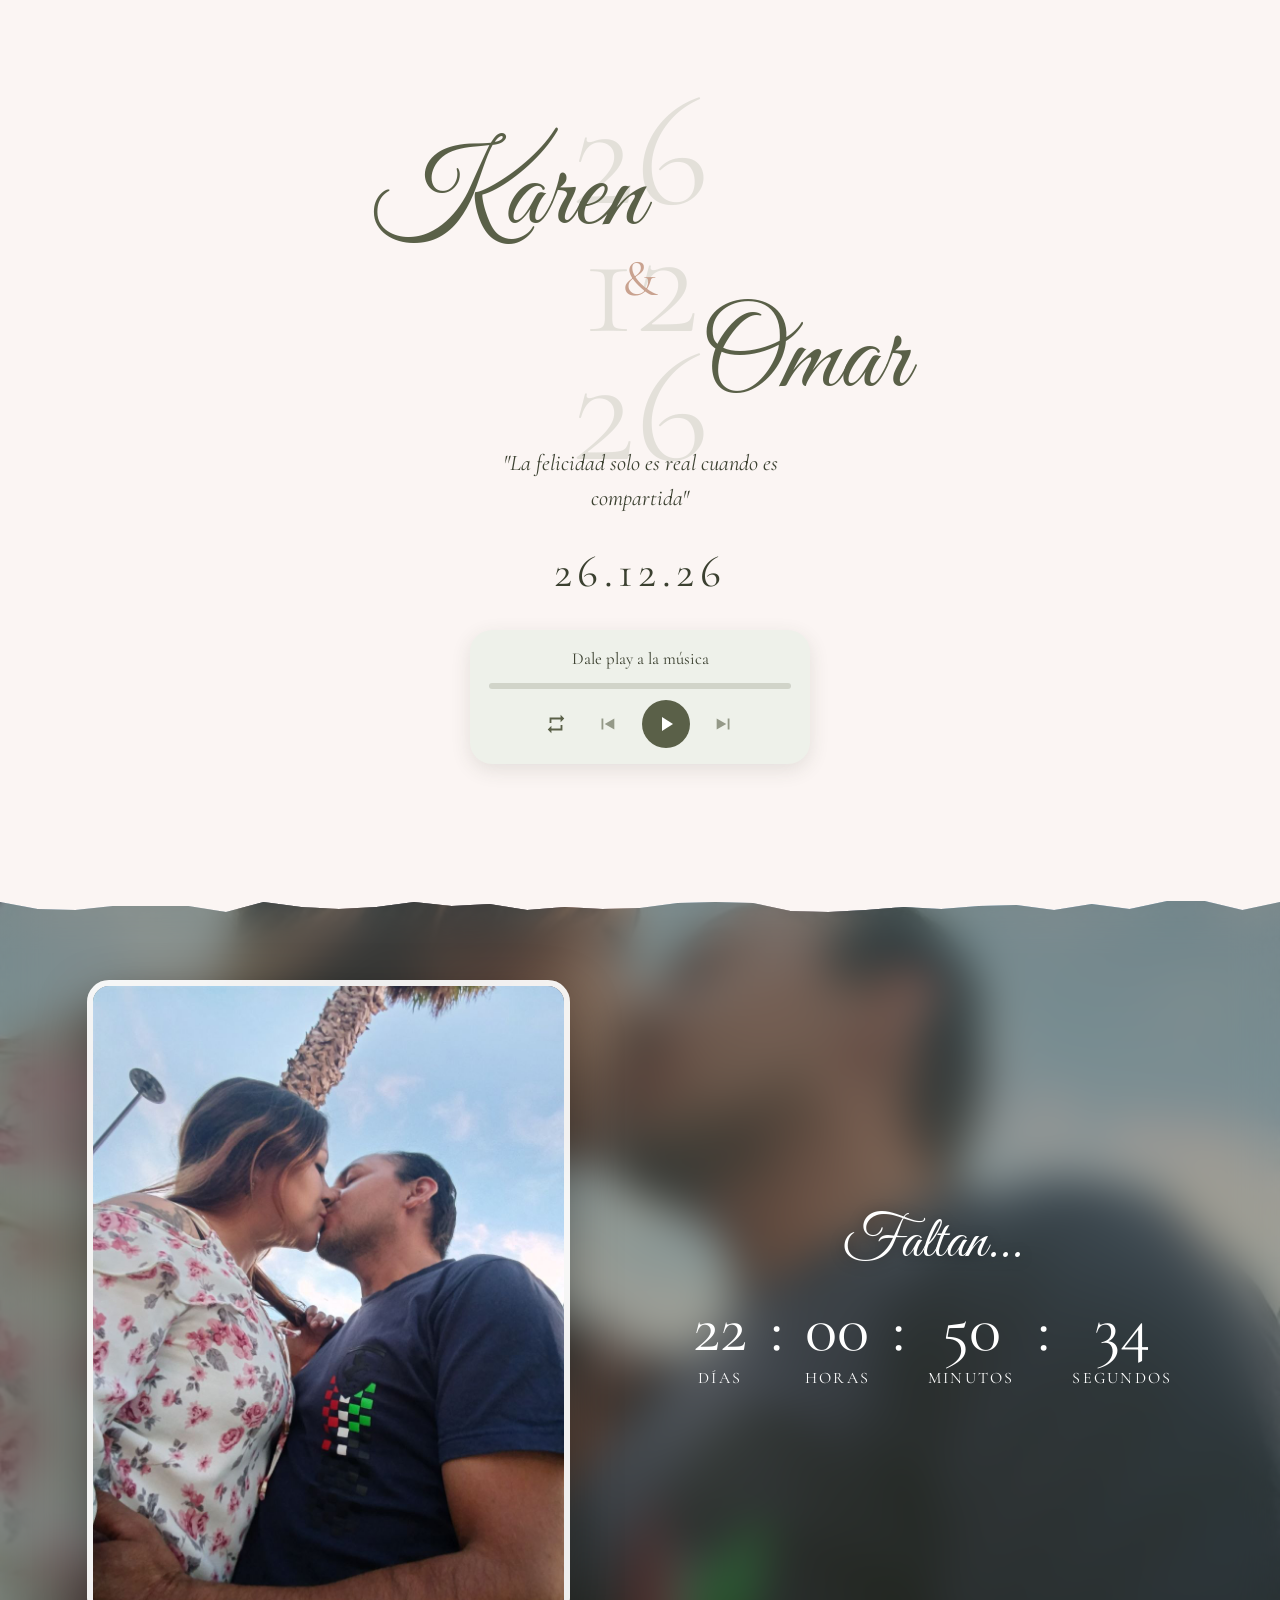
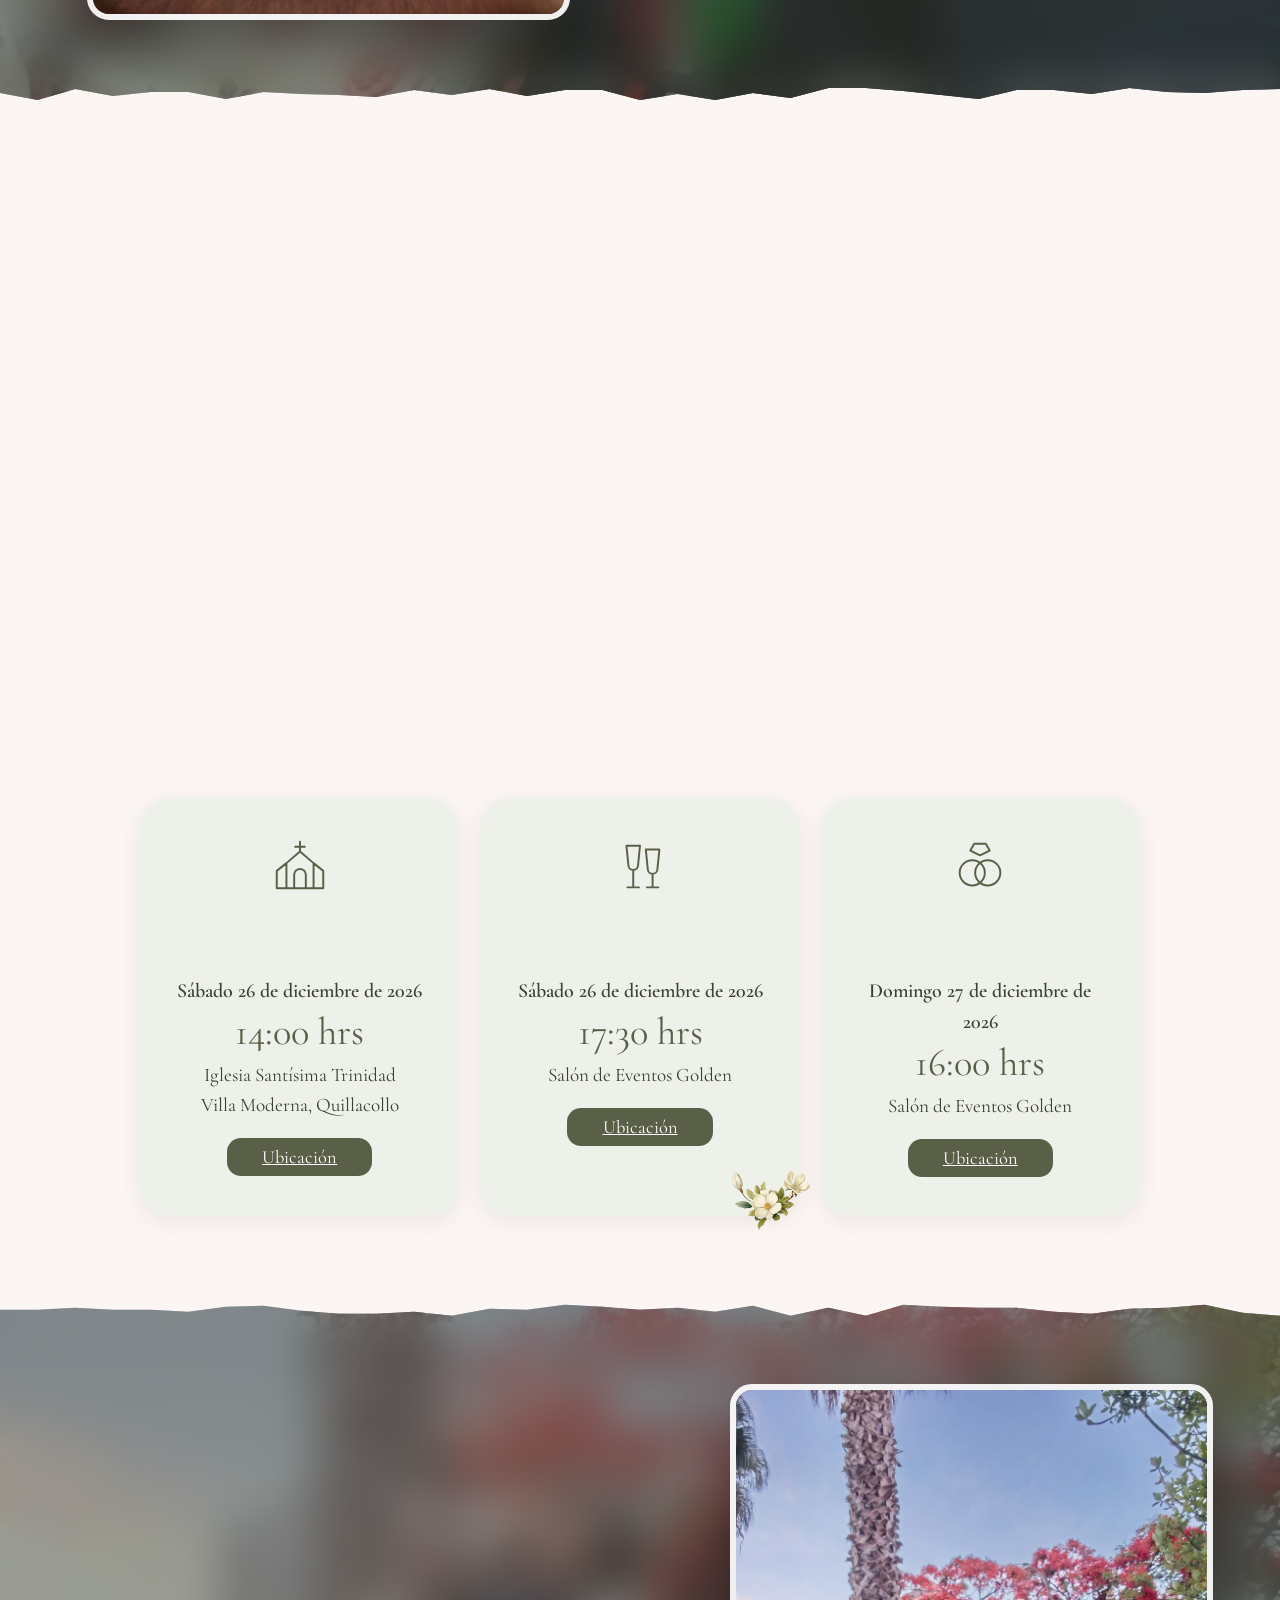
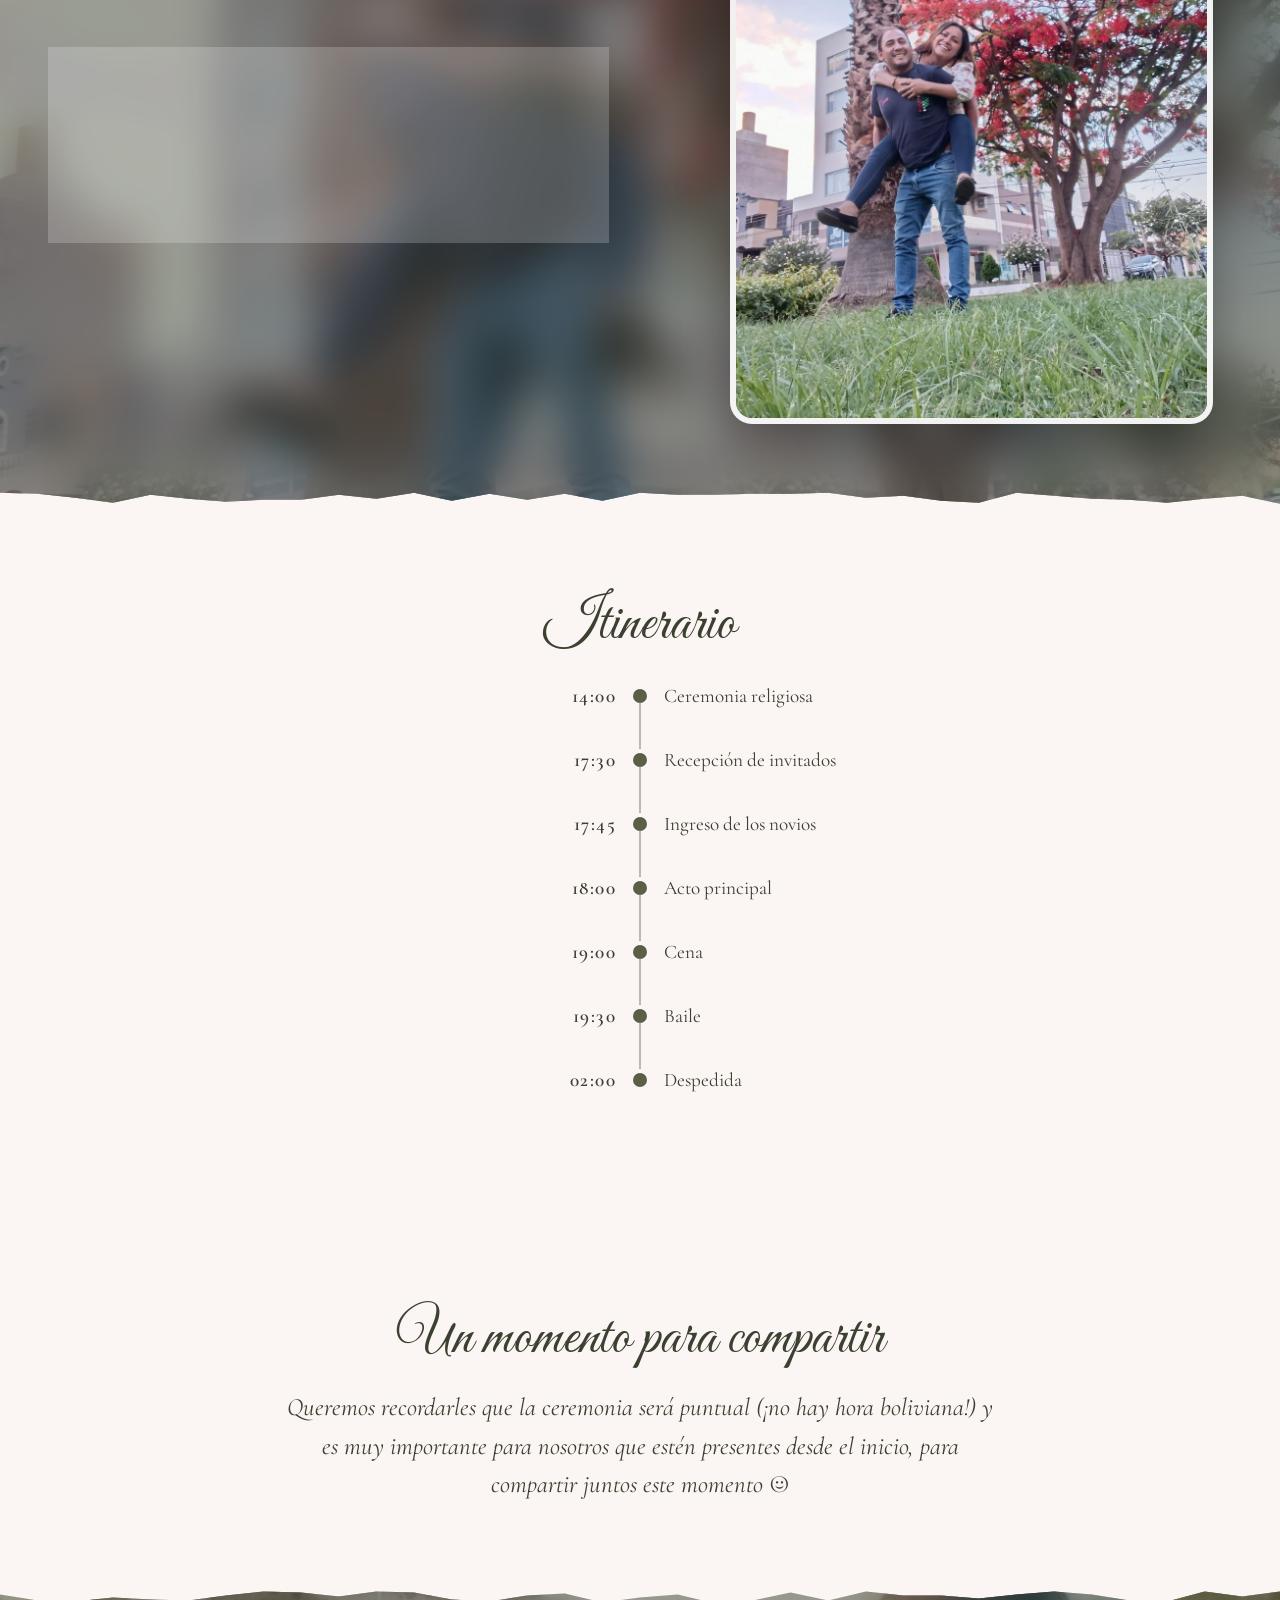
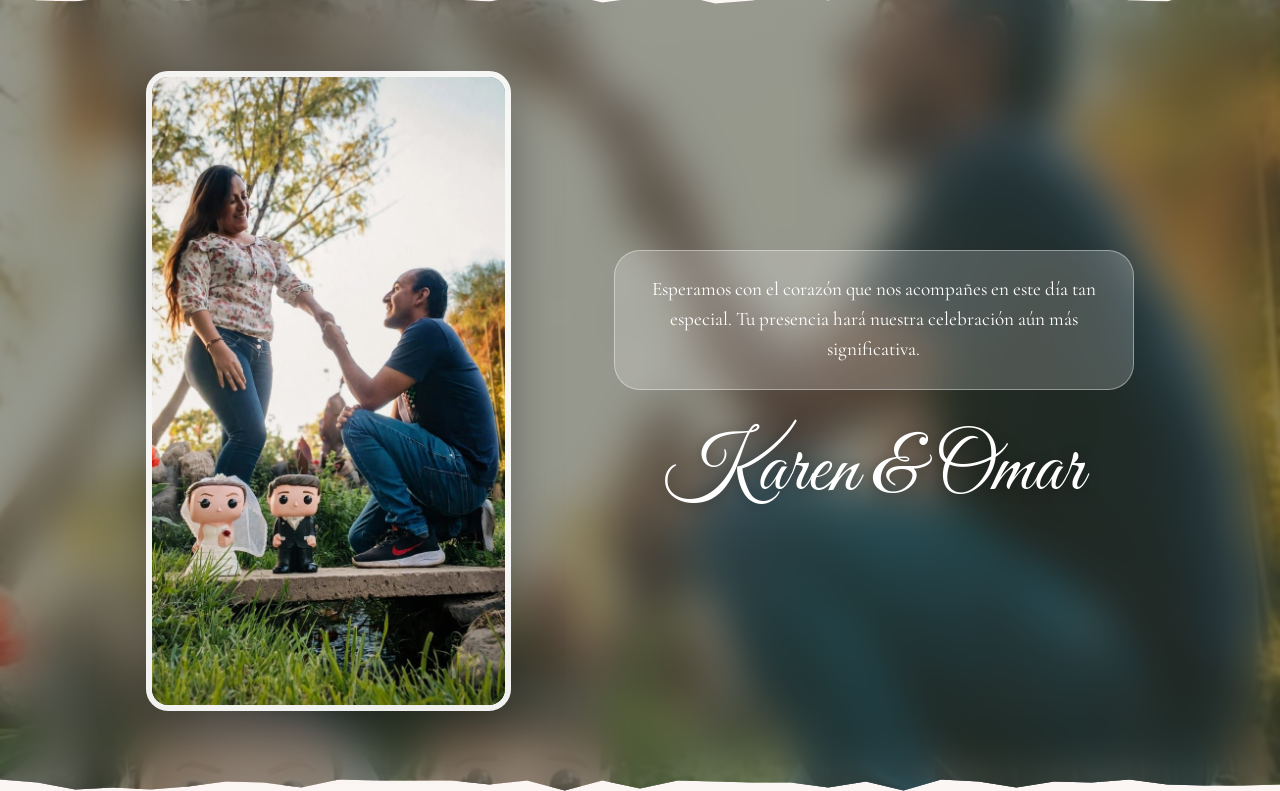
<file: index.html>
<!DOCTYPE html>
<html lang="es">
<head>
<meta charset="UTF-8">
<meta name="viewport" content="width=device-width, initial-scale=1">
<title>Karen & Omar</title>
<script src="config.js"></script>
<script>location.replace((MOSTRAR_NUEVA ? "nueva" : "antigua") + "/index.html" + location.hash);</script>
</head>
<body>
<noscript><a href="nueva/index.html">Invitación nueva</a> · <a href="antigua/index.html">Invitación antigua</a></noscript>
</body>
</html>
</file>
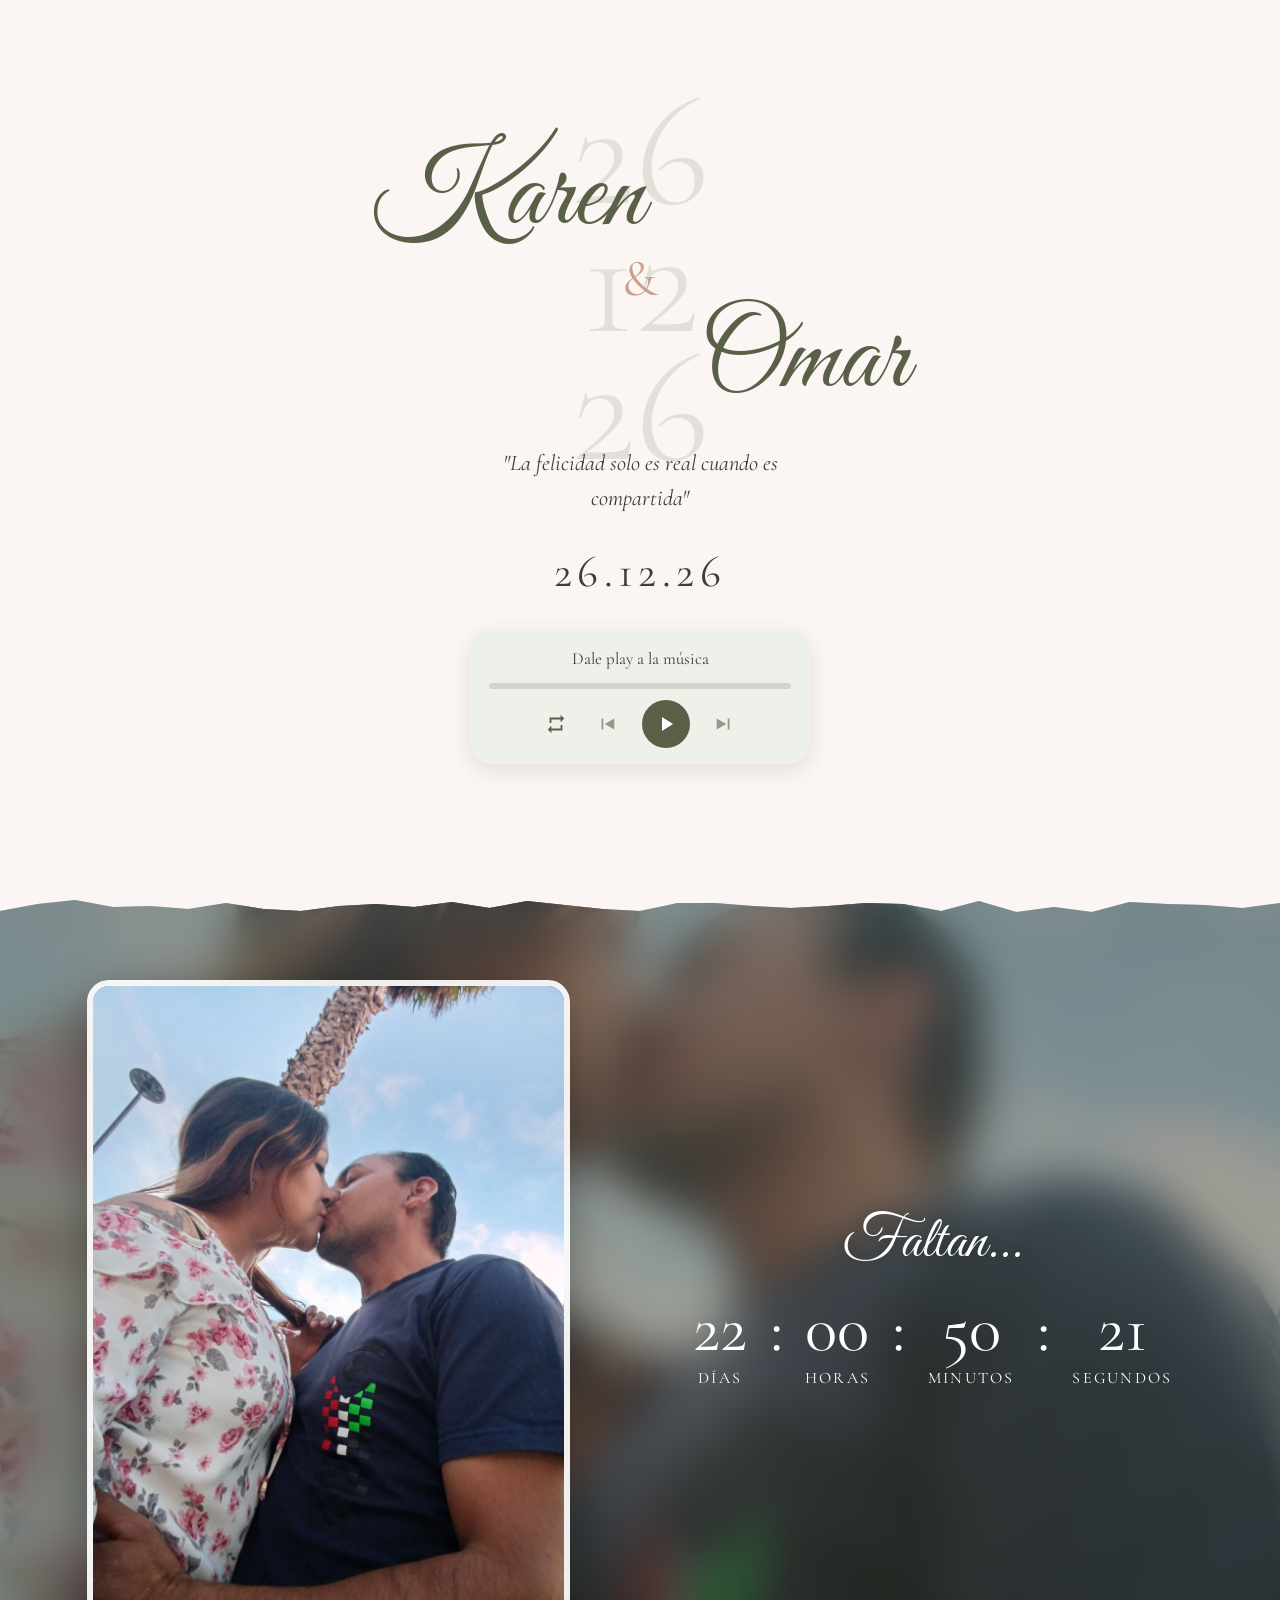
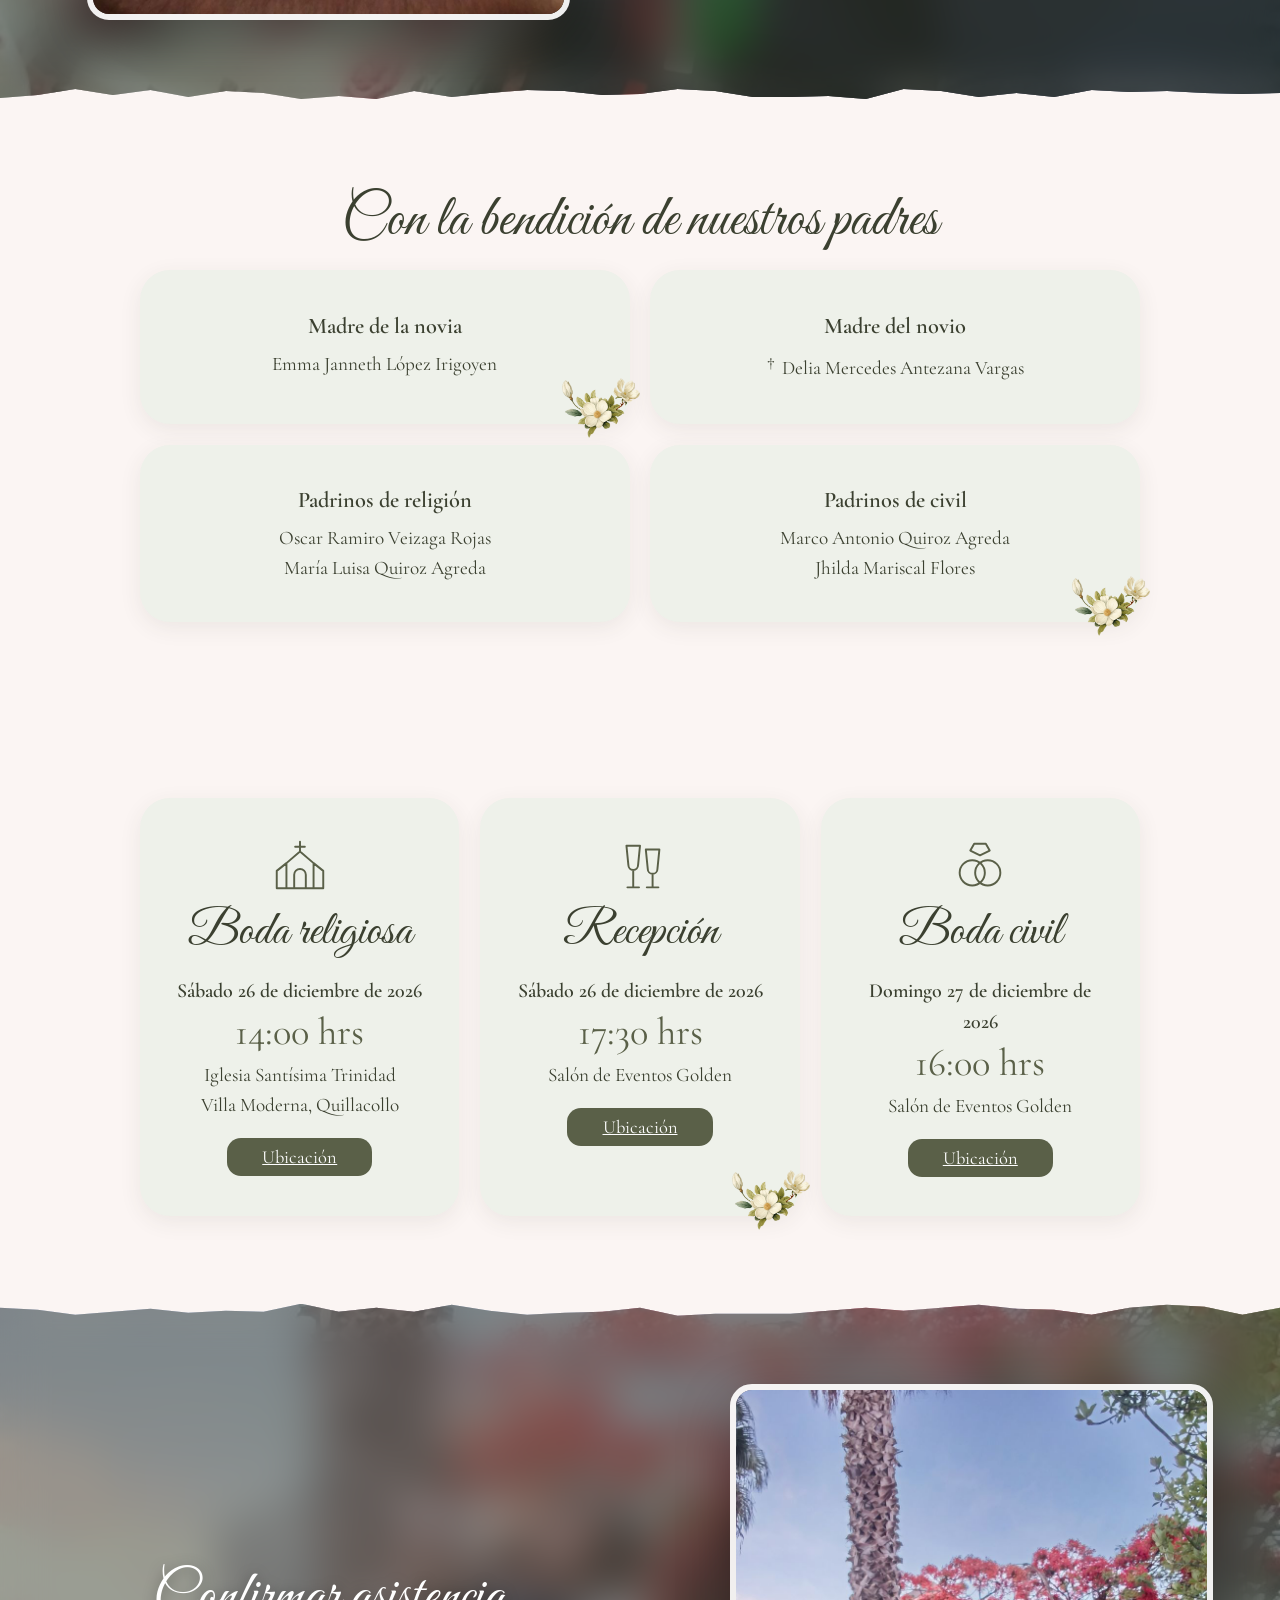
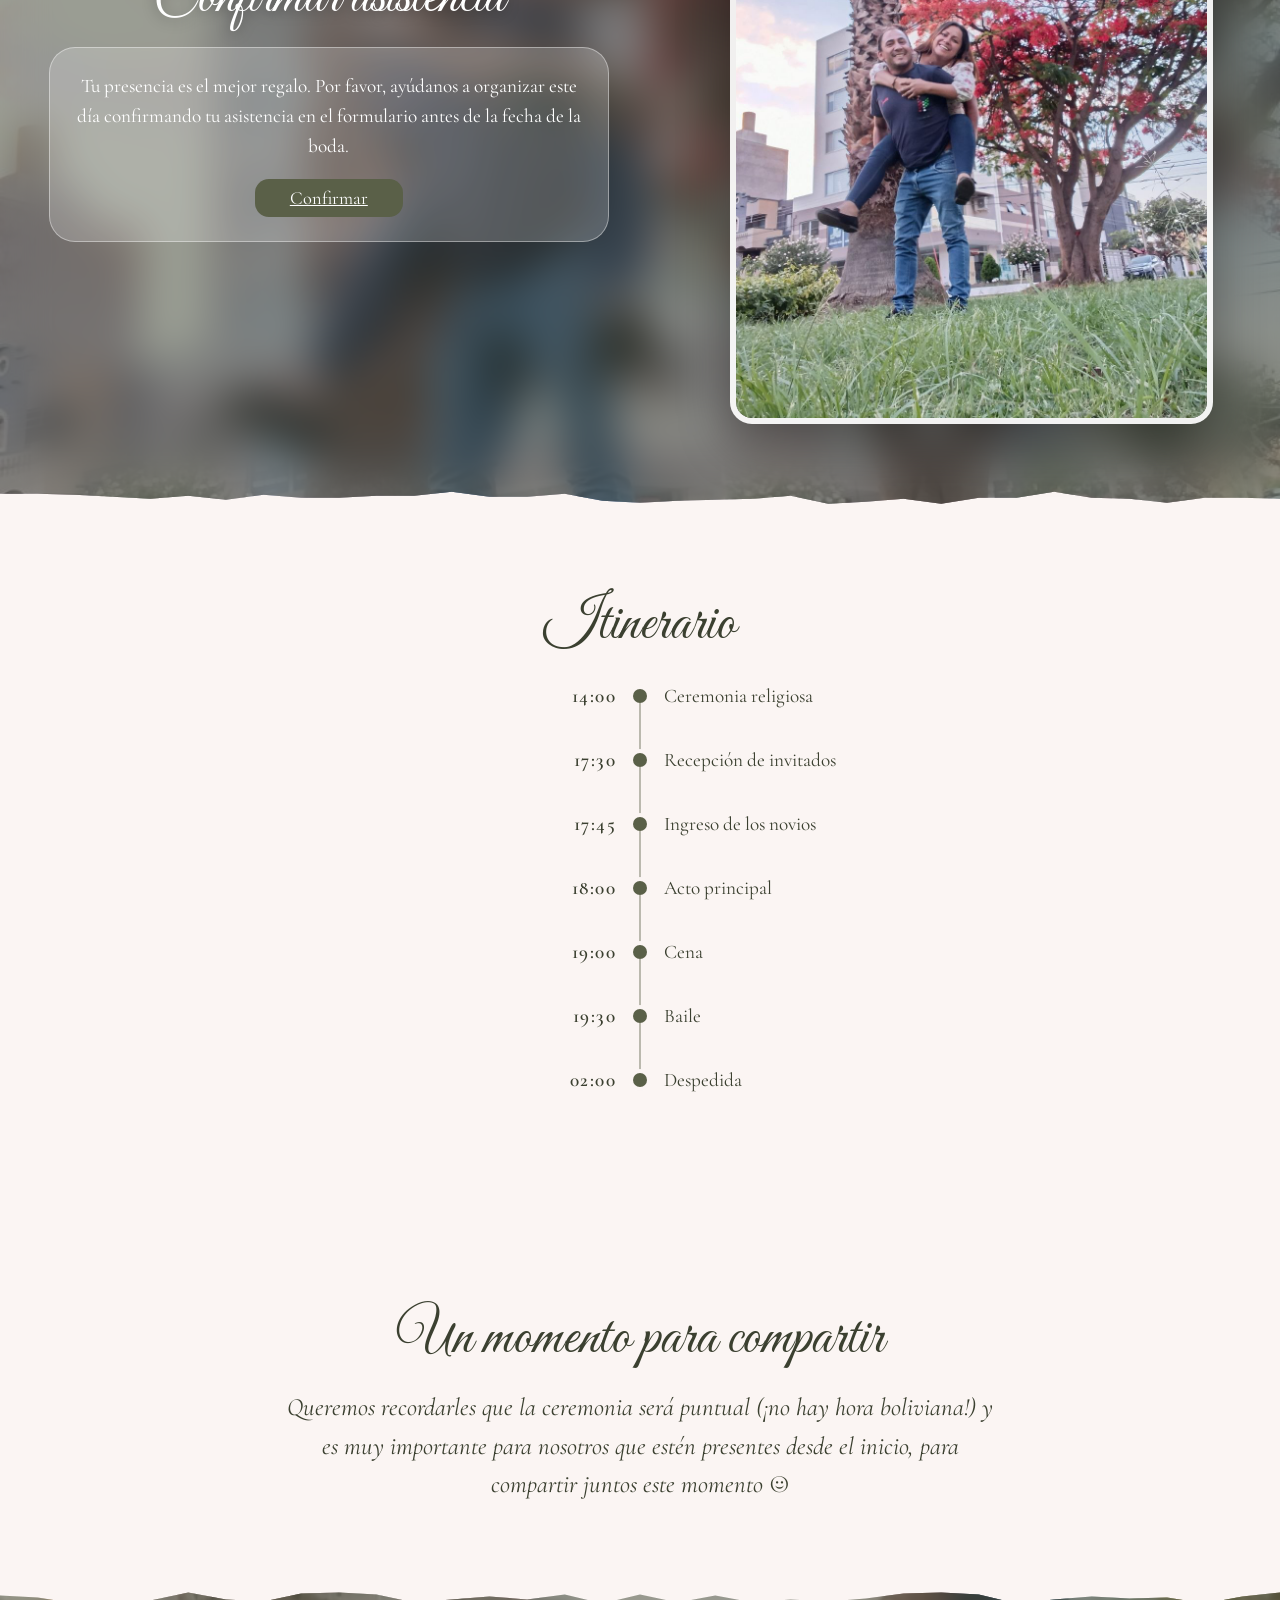
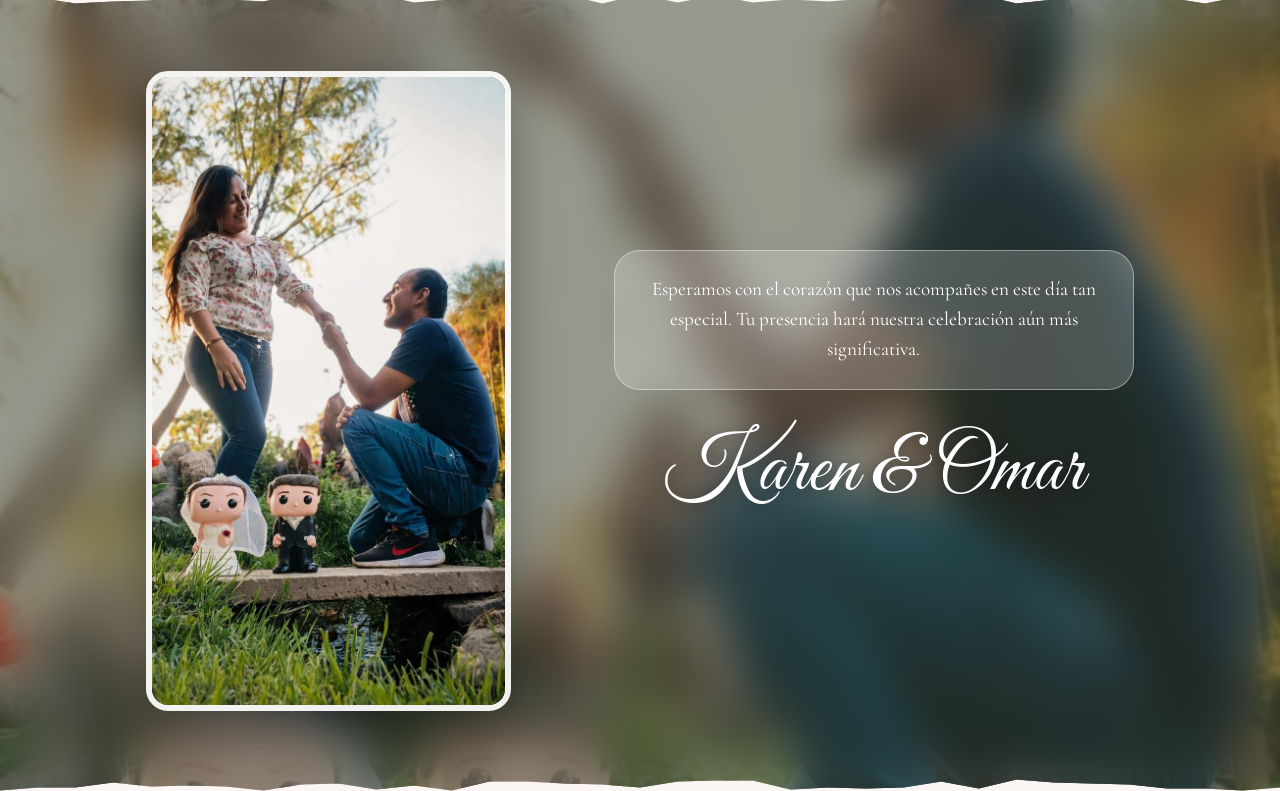
<file: nueva/index.html>
<!DOCTYPE html>
<html lang="es">
<head>
<meta charset="UTF-8">
<meta name="viewport" content="width=device-width, initial-scale=1, viewport-fit=cover">
<title>Karen & Omar · Nuestra boda</title>
<meta name="theme-color" content="#5a6048">
<link rel="preconnect" href="https://fonts.googleapis.com">
<link rel="preconnect" href="https://fonts.gstatic.com" crossorigin>
<link href="https://fonts.googleapis.com/css2?family=Cormorant+Garamond:ital,wght@0,300;0,400;0,600;1,400&family=Great+Vibes&display=swap" rel="stylesheet">
<link rel="stylesheet" href="css/styles.css">
</head>
<body>
<main>

<!-- Portada -->
<header class="hero" id="inicio">
  <div class="titulo">
    <div class="nums" aria-hidden="true"><span>26</span><span>12</span><span>26</span></div>
    <h1 class="names"><span>Karen</span><span class="amp">&</span><span>Omar</span></h1>
  </div>
  <p class="quote">"La felicidad solo es real cuando es compartida"</p>
  <p class="fecha">26.12.26</p>
  <div class="player">
    <p>Dale play a la música</p>
    <div class="bar" id="bar"><i id="prog"></i></div>
    <div class="ctrl">
      <button id="loop" class="on" aria-label="Repetir"><svg viewBox="0 0 24 24"><path d="M7 7h10v3l4-4-4-4v3H5v6h2zm10 10H7v-3l-4 4 4 4v-3h12v-6h-2z"/></svg></button>
      <button id="rew" aria-label="Reiniciar"><svg viewBox="0 0 24 24"><path d="M6 6h2v12H6zM20 6v12L9.5 12z"/></svg></button>
      <button id="play" class="pp" aria-label="Reproducir o pausar"><svg viewBox="0 0 24 24"><path d="M8 5v14l11-7z"/></svg></button>
      <button id="fwd" aria-label="Adelantar"><svg viewBox="0 0 24 24"><path d="M16 6h2v12h-2zM4 6l10.5 6L4 18z"/></svg></button>
    </div>
    <audio id="music" loop preload="none" src="audio/music.mp3"></audio>
  </div>
</header>

<!-- Foto 1 + cuenta regresiva -->
<section class="foto center" id="cuenta" style="background-image:url(fotos/photo1.jpg)">
  <img class="fp" src="fotos/photo1.jpg" alt="Karen y Omar" loading="lazy">
  <div>
    <h2>Faltan...</h2>
    <div class="count">
      <div><b id="d">0</b><span>días</span></div><em>:</em>
      <div><b id="h">0</b><span>horas</span></div><em>:</em>
      <div><b id="m">0</b><span>minutos</span></div><em>:</em>
      <div><b id="s">0</b><span>segundos</span></div>
    </div>
  </div>
</section>

<!-- Padres y padrinos -->
<section class="band center" id="padres">
  <h2>Con la bendición de nuestros padres</h2>
  <div class="cards c2">
    <div class="card"><h3>Madre de la novia</h3><p>Emma Janneth López Irigoyen</p><img class="rose" src="img/flower.png" alt=""></div>
    <div class="card"><h3>Madre del novio</h3><p><span class="cruz" title="En memoria">†</span> Delia Mercedes Antezana Vargas</p></div>
    <div class="card"><h3>Padrinos de religión</h3><p>Oscar Ramiro Veizaga Rojas</p><p>María Luisa Quiroz Agreda</p></div>
    <div class="card"><h3>Padrinos de civil</h3><p>Marco Antonio Quiroz Agreda</p><p>Jhilda Mariscal Flores</p><img class="rose" src="img/flower.png" alt=""></div>
  </div>
</section>

<!-- Ceremonias y recepción -->
<section class="band center" id="fechas">
  <div class="cards c3">
    <article class="card">
      <svg class="ico" viewBox="0 0 64 64"><path d="M32 6v10M27 11h10M32 16L18 28v26h28V28zM26 54V40a6 6 0 0112 0v14M8 54h48M18 28L8 36v18M46 28l10 8v18"/></svg>
      <h2>Boda religiosa</h2>
      <p class="big">Sábado 26 de diciembre de 2026</p>
      <p class="time">14:00 hrs</p>
      <p>Iglesia Santísima Trinidad<br>Villa Moderna, Quillacollo</p>
      <a class="ubi" target="_blank" rel="noopener" href="https://maps.app.goo.gl/JVR7bDMpeMP4P95ZA">Ubicación</a>
    </article>
    <article class="card">
      <svg class="ico" viewBox="0 0 64 64"><path d="M18 10h14l-2 20a5 5 0 01-10 0zM25 35v18M19 53h12M38 14h14l-2 20a5 5 0 01-10 0zM45 39v14M39 53h12"/></svg>
      <h2>Recepción</h2>
      <p class="big">Sábado 26 de diciembre de 2026</p>
      <p class="time">17:30 hrs</p>
      <p>Salón de Eventos Golden</p>
      <a class="ubi" target="_blank" rel="noopener" href="https://maps.app.goo.gl/ucgMxcj3ktAdBB1fA">Ubicación</a>
      <img class="rose" src="img/flower.png" alt="">
    </article>
    <article class="card">
      <svg class="ico" viewBox="0 0 64 64"><circle cx="24" cy="38" r="13"/><circle cx="40" cy="38" r="13"/><path d="M26 8l-4 7 10 5 10-5-4-7z"/></svg>
      <h2>Boda civil</h2>
      <p class="big">Domingo 27 de diciembre de 2026</p>
      <p class="time">16:00 hrs</p>
      <p>Salón de Eventos Golden</p>
      <a class="ubi" target="_blank" rel="noopener" href="https://maps.app.goo.gl/ucgMxcj3ktAdBB1fA">Ubicación</a>
    </article>
  </div>
</section>

<!-- Foto 2 + confirmar -->
<section class="foto center rev" id="confirmar" style="background-image:url(fotos/photo2.jpg)">
  <img class="fp" src="fotos/photo2.jpg" alt="Karen y Omar" loading="lazy">
  <div>
    <h2>Confirmar asistencia</h2>
    <div class="glassbox">
      <p>Tu presencia es el mejor regalo. Por favor, ayúdanos a organizar este día confirmando tu asistencia en el formulario antes de la fecha de la boda.</p>
      <a class="ubi" target="_blank" rel="noopener" href="https://forms.gle/R388WSq6wuyytgeh7">Confirmar</a>
    </div>
  </div>
</section>

<!-- Itinerario -->
<section class="band center" id="cronograma">
  <div class="narrow">
    <h2>Itinerario</h2>
    <ol class="tl-list">
      <li><time>14:00</time><i></i><span>Ceremonia religiosa</span></li>
      <li><time>17:30</time><i></i><span>Recepción de invitados</span></li>
      <li><time>17:45</time><i></i><span>Ingreso de los novios</span></li>
      <li><time>18:00</time><i></i><span>Acto principal</span></li>
      <li><time>19:00</time><i></i><span>Cena</span></li>
      <li><time>19:30</time><i></i><span>Baile</span></li>
      <li><time>02:00</time><i></i><span>Despedida</span></li>
    </ol>
  </div>
</section>

<!-- Mensaje de puntualidad -->
<section class="band center" id="mensaje">
  <div class="narrow">
    <h2>Un momento para compartir</h2>
    <p class="lead">Queremos recordarles que la ceremonia será puntual (¡no hay hora boliviana!) y es muy importante para nosotros que estén presentes desde el inicio, para compartir juntos este momento ☺️</p>
  </div>
</section>

<!-- Mesa de regalos -->
<!-- <section class="band center" id="regalos">
  <div class="cards c1">
    <div class="card">
      <h2>Mesa de regalos</h2>
      <p>Tu compañía es nuestro mayor regalo. Si deseas tener un detalle con nosotros, con mucho cariño lo recibiremos.</p>
      <button class="gift" id="gift" aria-label="Abrir regalo"><span class="lid"><b class="bow"></b></span><span class="box"><b class="rib"></b></span></button>
      <p class="tap2">Toca el regalo para abrirlo</p>
      <img class="rose" src="img/flower.png" alt="">
    </div>
  </div>
</section> -->

<!-- Foto 3 + cierre -->
<section class="foto center" id="cierre" style="background-image:url(fotos/photo3.jpg)">
  <img class="fp" src="fotos/photo3.jpg" alt="Karen y Omar" loading="lazy">
  <div>
    <div class="glassbox"><p>Esperamos con el corazón que nos acompañes en este día tan especial. Tu presencia hará nuestra celebración aún más significativa.</p></div>
    <p class="firma">Karen & Omar</p>
  </div>
</section>
</main>

<!-- Modal QR -->
<!-- <div id="modal" class="modal" aria-hidden="true">
  <div class="dialog" role="dialog" aria-modal="true" aria-label="QR para regalos">
    <button class="x" id="closeModal" aria-label="Cerrar">×</button>
    <h3>¡Gracias por tu cariño!</h3>
    <p>Escanea el código QR para realizar tu aporte.</p>
    <img src="qr/qr.png" alt="Código QR para pagos" onerror="this.replaceWith(Object.assign(document.createElement('div'),{className:'qr-ph',textContent:'Código QR próximamente'}))">
  </div>
</div> -->
<script src="js/main.js"></script>
</body>
</html>
</file>
<file: nueva/css/styles.css>
:root{--olive:#5a6048;--sage:#8e9680;--clay:#c9a28f;--blush:#ebc9c4;--cream:#fbf5f3;--card:#eef1ea;--ink:#3b4030}
*{box-sizing:border-box;margin:0}
html{scroll-behavior:smooth}
body{font-family:"Cormorant Garamond",Georgia,serif;font-size:1.2rem;line-height:1.55;color:var(--ink);background:var(--cream);overflow-x:hidden}
main>*{overflow-x:clip}
.center{text-align:center}.narrow{width:min(720px,100%);margin:0 auto}
h1,h2,.script,.firma{font-family:"Great Vibes","Brush Script MT",cursive;font-weight:400}
h2{font-size:clamp(2.4rem,9vw,3.6rem);line-height:1.15;margin-bottom:1rem}
h3{font-size:1.4rem;font-weight:600;margin-bottom:.4rem}
.band{padding:clamp(3rem,9vw,5.5rem) 1.1rem}
.lead{font-size:clamp(1.25rem,4vw,1.55rem);font-style:italic}
:focus-visible{outline:3px solid var(--clay);outline-offset:3px}

/* Portada */
.hero{position:relative;min-height:100svh;display:flex;flex-direction:column;align-items:center;justify-content:center;gap:1.4rem;padding:3rem 1.1rem;overflow:hidden;text-align:center}
.titulo{position:relative;width:min(92vw,560px);display:grid;place-items:center}
.nums{position:absolute;inset:0;display:flex;flex-direction:column;align-items:center;justify-content:center;line-height:.8;font-weight:300;font-size:clamp(4.6rem,25vw,10rem);color:rgba(142,150,128,.22);pointer-events:none}
.names{position:relative;display:flex;flex-direction:column;width:100%;line-height:1;color:var(--olive);padding:.4rem 0}
.names span{font-size:clamp(3.6rem,19vw,7rem)}
.names span:first-child{align-self:flex-start;margin-left:2%}.names span:last-child{align-self:flex-end;margin-right:2%}
.names .amp{align-self:center;font-family:"Cormorant Garamond",serif;font-size:clamp(2rem,9vw,3.2rem);color:var(--clay)}
.quote{position:relative;font-style:italic;font-size:clamp(1.15rem,4vw,1.4rem);max-width:30ch}
.fecha{position:relative;font-size:clamp(2rem,8vw,2.8rem);letter-spacing:.12em}
.player{position:relative;width:min(340px,100%);padding:1rem 1.2rem;border-radius:22px;background:var(--card);box-shadow:0 6px 20px rgba(60,66,48,.12)}
.player p{font-size:1.05rem}
.bar{height:6px;margin:.7rem 0;border-radius:6px;background:rgba(90,96,72,.2);cursor:pointer}
.bar i{display:block;height:100%;width:0;border-radius:6px;background:var(--olive)}
.ctrl{display:flex;justify-content:center;align-items:center;gap:1.1rem}
.ctrl button{width:34px;height:34px;border:0;background:none;color:var(--olive);cursor:pointer;display:grid;place-items:center;opacity:.6}
.ctrl button.on{opacity:1}
.ctrl svg{width:22px;height:22px;fill:currentColor}
.ctrl .pp{width:48px;height:48px;border-radius:50%;background:var(--olive);color:#fff;opacity:1}
.ctrl .pp svg{width:24px;height:24px}

/* Fotos con bordes rasgados */
.foto{position:relative;min-height:clamp(440px,85vh,680px);display:grid;place-items:center;padding:5rem 1.2rem;color:#fff;background-color:var(--sage);background-size:cover;background-position:center}
.foto::before{content:"";position:absolute;inset:0;background:linear-gradient(rgba(60,66,48,.4),rgba(60,66,48,.55))}
.foto>div{position:relative;width:100%}
.foto h2{text-shadow:0 2px 14px rgba(0,0,0,.35)}
.glassbox{max-width:560px;margin:0 auto;padding:1.5rem 1.4rem;border-radius:26px;background:rgba(255,255,255,.2);backdrop-filter:blur(1px);-webkit-backdrop-filter:blur(1px);border:1px solid rgba(255,255,255,.4)}
.firma{font-size:clamp(3rem,13vw,5rem);margin-top:1.2rem;text-shadow:0 2px 14px rgba(0,0,0,.35)}
.count{display:flex;justify-content:center;align-items:flex-start;gap:clamp(.4rem,3vw,1.4rem)}
.count div{text-align:center;min-width:0}
.count b{display:block;font-size:clamp(2.2rem,12vw,4.2rem);font-weight:400;line-height:1.1}
.count span{display:block;font-size:clamp(.6rem,2.8vw,1rem);letter-spacing:.14em;text-transform:uppercase}
.count em{font-style:normal;font-size:clamp(2.2rem,12vw,4.2rem);line-height:1.1}

/* Tarjetas */
.cards{display:grid;gap:1.3rem;max-width:1000px;margin:0 auto;grid-template-columns:1fr}
.c1{max-width:560px}
.card{position:relative;background:var(--card);border-radius:30px;padding:2rem 1.4rem;box-shadow:0 6px 22px rgba(60,66,48,.08)}
.card h2{font-size:clamp(2.2rem,8vw,3rem)}
.rose{position:absolute;right:-10px;bottom:-14px;width:78px;pointer-events:none}
.ico{width:62px;height:62px;margin:0 auto .4rem;fill:none;stroke:var(--olive);stroke-width:2;stroke-linecap:round;stroke-linejoin:round;display:block}
.big{font-size:1.25rem;font-weight:600}
.time{font-size:2.4rem;line-height:1.2;margin:.1rem 0 .4rem;color:var(--olive)}
.cruz{font-size:1.2em;margin-right:.2rem}
.ubi{display:inline-block;margin-top:1.1rem;padding:.5rem 2.2rem;border-radius:14px;background:var(--olive);color:#fff;font:400 1.15rem "Cormorant Garamond",serif;text-decoration:underline;cursor:pointer;border:0;transition:background .2s}
.ubi:hover{background:var(--sage)}

/* Itinerario */
.tl-list{list-style:none;padding:0;text-align:left;margin-top:1.5rem}
.tl-list li{display:grid;grid-template-columns:1fr 22px 1fr;gap:.8rem;align-items:start;min-height:64px;position:relative}
.tl-list time{text-align:right;font-weight:600;letter-spacing:.08em}
.tl-list i{width:14px;height:14px;border-radius:50%;background:var(--olive);box-shadow:0 0 0 4px var(--cream);margin:.45rem auto 0;position:relative;z-index:1}
.tl-list li:not(:last-child) i::after{content:"";position:absolute;left:50%;top:14px;width:2px;height:50px;background:rgba(90,96,72,.4);transform:translateX(-50%)}

/* Regalo */
.gift{position:relative;display:block;width:130px;height:130px;margin:1.4rem auto .8rem;border:0;background:none;cursor:pointer;animation:bob 2.2s ease-in-out infinite}
.gift .box{position:absolute;left:10px;right:10px;bottom:0;height:80px;background:var(--blush);border-radius:6px 6px 12px 12px;box-shadow:0 10px 20px rgba(0,0,0,.15)}
.gift .lid{position:absolute;left:0;right:0;bottom:74px;height:30px;background:#f6d6d1;border-radius:8px;z-index:2;transition:transform .5s;transform-origin:left bottom}
.rib{position:absolute;left:50%;top:0;bottom:0;width:22px;transform:translateX(-50%);background:var(--olive)}
.bow{position:absolute;left:50%;top:-20px;width:38px;height:26px;transform:translateX(-50%);border-radius:50% 50% 8px 8px;background:var(--olive)}
.gift.open{animation:none}.gift.open .lid{transform:translate(8px,-36px) rotate(-22deg)}
.tap2{font-family:"Great Vibes",cursive;font-size:1.5rem}
@keyframes bob{50%{transform:translateY(-8px)}}
.modal{position:fixed;inset:0;z-index:50;display:grid;place-items:center;padding:1.2rem;background:rgba(59,64,48,.6);opacity:0;pointer-events:none;transition:opacity .35s}
.modal.show{opacity:1;pointer-events:auto}
.dialog{position:relative;width:min(380px,100%);background:var(--cream);border-radius:28px;padding:2rem 1.4rem 1.6rem;text-align:center;transform:scale(.7) translateY(30px);transition:transform .45s cubic-bezier(.2,1.2,.4,1)}
.modal.show .dialog{transform:none}
.dialog img,.qr-ph{display:block;width:min(260px,80%);aspect-ratio:1;margin:1rem auto 0;object-fit:contain;border-radius:16px}
.qr-ph{display:grid;place-items:center;border:2px dashed var(--sage);font-style:italic;color:var(--sage)}
.x{position:absolute;top:10px;right:14px;border:0;background:none;font-size:2rem;color:var(--olive);cursor:pointer}

/* Animaciones al hacer scroll */
.rv{opacity:0;transition:opacity .9s ease var(--d,0s),transform .9s cubic-bezier(.2,.7,.2,1) var(--d,0s)}
.rv.up{transform:translateY(34px)}.rv.zoom{transform:scale(.92)}
.rv.in{opacity:1;transform:none}

@media(min-width:861px){
  .c2{grid-template-columns:repeat(2,1fr)}.c3{grid-template-columns:repeat(3,1fr)}
  .card{padding:2.4rem 1.8rem}
}
@media(prefers-reduced-motion:reduce){*{transition-duration:.01s!important;animation:none!important;scroll-behavior:auto!important}}

/* Animación de entrada de la portada */
@keyframes aparecer{from{opacity:0;transform:translateY(24px)}to{opacity:1;transform:none}}
@keyframes desdeIzq{from{opacity:0;transform:translateX(-60px)}to{opacity:1;transform:none}}
@keyframes desdeDer{from{opacity:0;transform:translateX(60px)}to{opacity:1;transform:none}}
@keyframes crecer{from{opacity:0;transform:scale(.6)}to{opacity:1;transform:none}}
.nums span{animation:crecer 1.4s cubic-bezier(.2,.7,.2,1) both}
.nums span:nth-child(2){animation-delay:.25s}
.nums span:nth-child(3){animation-delay:.5s}
.names span:first-child{animation:desdeIzq 1.2s cubic-bezier(.2,.7,.2,1) .6s both}
.names .amp{animation:crecer 1s ease 1.1s both}
.names span:last-child{animation:desdeDer 1.2s cubic-bezier(.2,.7,.2,1) .9s both}
.quote{animation:aparecer 1s ease 1.6s both}
.fecha{animation:aparecer 1s ease 1.9s both}
.player{animation:aparecer 1s ease 2.2s both}

/* Fotos verticales en escritorio: foto completa al lado del texto, fondo difuminado */
.fp{display:none}
@media(min-width:861px){
  .foto{grid-template-columns:auto minmax(320px,520px);justify-content:center;column-gap:clamp(3rem,8vw,8rem);align-items:center}
  .foto::before{background:rgba(60,66,48,.5);backdrop-filter:blur(22px);-webkit-backdrop-filter:blur(22px)}
  .fp{display:block;position:relative;height:min(78vh,640px);width:auto;max-width:44vw;object-fit:cover;border-radius:22px;border:6px solid rgba(255,255,255,.92);box-shadow:0 18px 50px rgba(0,0,0,.35)}
  .foto.rev .fp{order:2}
}
</file>
